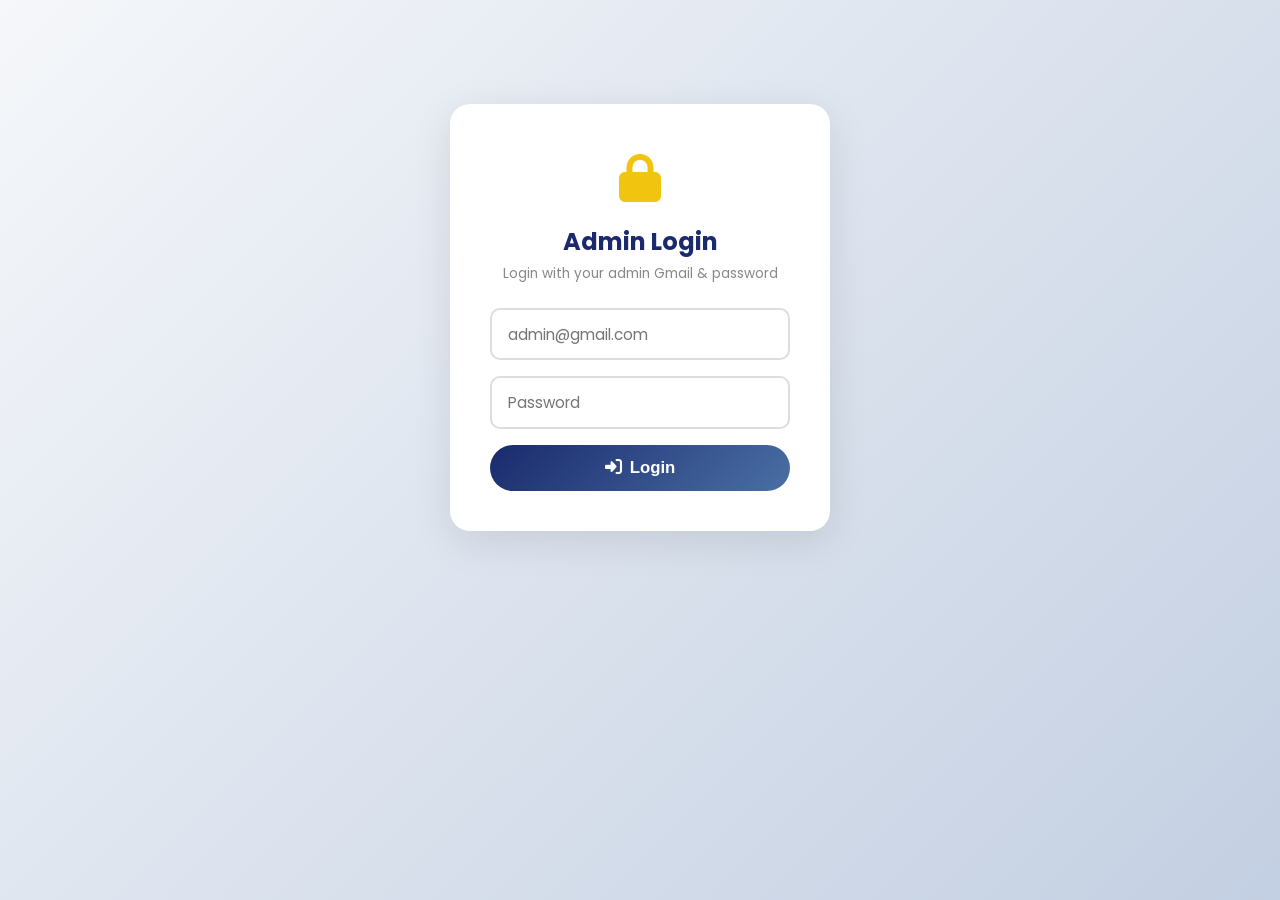
<file: admin/index.html>
<!DOCTYPE html>
<html lang="en">
<head>  
<meta charset="UTF-8">
<meta name="viewport" content="width=device-width, initial-scale=1.0">
<title>Admin — MCR Notebook+</title>
<link rel="preconnect" href="https://fonts.googleapis.com">
<link rel="preconnect" href="https://fonts.gstatic.com" crossorigin>
<link href="https://fonts.googleapis.com/css2?family=Poppins:wght@300;400;500;600;700&display=swap" rel="stylesheet">
<link rel="stylesheet" href="https://cdnjs.cloudflare.com/ajax/libs/font-awesome/6.5.0/css/all.min.css">
<style>
* { margin:0; padding:0; box-sizing:border-box; }
body { font-family:'Poppins',sans-serif; background:linear-gradient(135deg,#f5f7fa,#c3cfe2); min-height:100vh; padding:2rem; }
.admin-container { max-width:1100px; margin:0 auto; background:#fff; border-radius:20px; box-shadow:0 10px 40px rgba(0,0,0,0.1); padding:2rem; }
h1 { color:#1a2a6c; font-size:1.8rem; display:flex; align-items:center; gap:0.7rem; margin-bottom:0.3rem; }
h1 i { color:#f1c40f; }
.admin-info { color:#888; font-size:0.85rem; margin-bottom:1.5rem; }
.stats { display:flex; gap:1.5rem; margin-bottom:2rem; flex-wrap:wrap; }
.stat-card { background:#f8f9fb; padding:1rem 1.5rem; border-radius:12px; border-left:4px solid #1a2a6c; flex:1; min-width:120px; }
.stat-card .num { font-size:2rem; font-weight:700; color:#1a2a6c; }
.stat-card .label { font-size:0.85rem; color:#888; }
.upload-form { background:#fafcff; border:2px dashed #b0c4de; border-radius:16px; padding:2rem; text-align:center; margin-bottom:2rem; transition:all 0.3s; }
.upload-form:hover { border-color:#1a2a6c; background:#eef4ff; }
.upload-form i { font-size:3rem; color:#4a6fa5; margin-bottom:0.5rem; }
.upload-form h3 { color:#1a2a6c; margin-bottom:0.3rem; }
.upload-form p { color:#888; font-size:0.85rem; margin-bottom:1rem; }
.upload-area { border:2px dashed #b0c4de; border-radius:16px; padding:2rem; cursor:pointer; transition:all 0.3s; background:#f5f8ff; margin-bottom:1rem; }
.upload-area:hover { border-color:#1a2a6c; background:#eef4ff; }
.upload-area i { font-size:2.8rem; color:#4a6fa5; display:block; margin-bottom:0.5rem; }
.form-row { display:flex; gap:0.8rem; justify-content:center; flex-wrap:wrap; margin-bottom:1rem; }
.form-row input, .form-row select { padding:0.6rem 1rem; border:2px solid #ddd; border-radius:8px; font-size:0.95rem; font-family:inherit; min-width:180px; }
.form-row input:focus, .form-row select:focus { border-color:#4a6fa5; outline:none; }
.btn { background:linear-gradient(135deg,#1a2a6c,#4a6fa5); color:#fff; border:none; padding:0.8rem 2.5rem; border-radius:30px; font-size:1.05rem; font-weight:600; cursor:pointer; transition:all 0.2s; display:inline-flex; align-items:center; gap:0.5rem; }
.btn:hover { transform:translateY(-2px); box-shadow:0 6px 20px rgba(26,42,108,0.3); }
.btn:disabled { opacity:0.5; cursor:not-allowed; }
.filter-tabs { display:flex; flex-wrap:wrap; gap:0.5rem; margin-bottom:1rem; }
.filter-tab { padding:0.4rem 1.2rem; border-radius:20px; border:2px solid #d0d8e8; background:#fff; color:#4a6fa5; font-size:0.85rem; font-weight:500; cursor:pointer; transition:all 0.2s; }
.filter-tab:hover { border-color:#4a6fa5; background:#eef4ff; }
.filter-tab.active { background:#1a2a6c; color:#fff; border-color:#1a2a6c; }
.notes-list { display:grid; grid-template-columns:repeat(auto-fill,minmax(200px,1fr)); gap:1.2rem; }
.note-item { background:#fff; border-radius:12px; overflow:hidden; box-shadow:0 4px 12px rgba(0,0,0,0.06); border:1px solid #eaeef5; position:relative; }
.note-item img { width:100%; height:160px; object-fit:cover; display:block; }
.note-item .pdf-icon { height:160px; display:flex; align-items:center; justify-content:center; background:#f0f2f5; color:#c0392b; font-size:3rem; }
.note-item .info { padding:0.7rem; }
.note-item .info h4 { font-size:0.85rem; color:#1a2a6c; font-weight:600; white-space:nowrap; overflow:hidden; text-overflow:ellipsis; }
.note-item .info .badge-row { display:flex; gap:0.3rem; flex-wrap:wrap; margin-top:0.2rem; }
.note-item .info .badge { font-size:0.65rem; padding:0.15rem 0.5rem; border-radius:10px; background:#eef4ff; color:#1a2a6c; font-weight:500; }
.note-item .info .badge-sem { background:#fef3e2; color:#b8860b; }
.note-item .info p { font-size:0.75rem; color:#888; margin-top:0.2rem; }
.note-item .delete-btn { position:absolute; top:6px; right:6px; background:rgba(200,40,40,0.85); color:#fff; border:none; width:28px; height:28px; border-radius:50%; cursor:pointer; font-size:0.8rem; opacity:0; transition:opacity 0.2s; }
.note-item:hover .delete-btn { opacity:1; }
.empty-state { grid-column:1/-1; text-align:center; padding:3rem; color:#aaa; }
.empty-state i { font-size:3rem; display:block; margin-bottom:0.5rem; }
.toast { position:fixed; top:20px; right:20px; padding:0.8rem 1.5rem; border-radius:10px; font-size:0.9rem; box-shadow:0 6px 20px rgba(0,0,0,0.15); opacity:0; transform:translateY(-20px); transition:all 0.3s; z-index:999; color:#fff; }
.toast.show { opacity:1; transform:translateY(0); }
.toast.error { background:#c0392b; }
.toast.success { background:#27ae60; }
.login-box { max-width:380px; margin:8vh auto; background:#fff; padding:2.5rem; border-radius:20px; box-shadow:0 10px 40px rgba(0,0,0,0.1); text-align:center; }
.login-box .logo { font-size:3rem; color:#f1c40f; margin-bottom:0.5rem; }
.login-box h2 { color:#1a2a6c; margin-bottom:0.3rem; }
.login-box p { color:#888; font-size:0.85rem; margin-bottom:1.5rem; }
.login-box input { width:100%; padding:0.8rem 1rem; border:2px solid #ddd; border-radius:10px; font-size:0.95rem; font-family:inherit; margin-bottom:1rem; }
.login-box input:focus { border-color:#4a6fa5; outline:none; }
</style>
</head>
<body>

<div class="admin-container" id="adminApp" style="display:none;">
<h1><i class="fas fa-pen-fancy"></i> Admin Panel — Upload Notes</h1>
<p class="admin-info">Logged in as <strong id="adminEmail"></strong> &nbsp;·&nbsp; <a href="#" id="logoutLink" style="color:#c0392b;">Logout</a> &nbsp;·&nbsp; <a href="/" style="color:#4a6fa5;">← Back to App</a></p>

<div class="stats">
<div class="stat-card"><div class="num" id="totalNotes">0</div><div class="label">Total Notes</div></div>
<div class="stat-card"><div class="num" id="totalCourses">0</div><div class="label">Courses</div></div>
<div class="stat-card"><div class="num" id="totalSemesters">0</div><div class="label">Semesters</div></div>
</div>

<div class="upload-form">
<i class="fas fa-cloud-upload-alt"></i>
<h3>Upload Handwritten Notes</h3>
<p>Select images (JPG, PNG, WEBP) or PDF files</p>
<div class="upload-area" id="uploadArea">
<i class="fas fa-plus-circle"></i>
<p><strong>Click here</strong> or drag &amp; drop files</p>
<input type="file" id="fileInput" accept="image/*,application/pdf" multiple style="display:none">
</div>
<div class="form-row">
<input type="text" id="noteTitle" placeholder="Optional: Title for all notes">
<select id="noteCategory">
<option value="Uncategorized">Subject Category</option>
<option value="Programming">Programming</option>
<option value="Mathematics">Mathematics</option>
<option value="Physics">Physics</option>
<option value="Chemistry">Chemistry</option>
<option value="Biology">Biology</option>
<option value="English">English</option>
<option value="Other">Other</option>
</select>
</div>
<div class="form-row">
<select id="noteCourse">
<option value="">— Select Course —</option>
<option value="Common">⭐ Common (All Departments)</option>
<option value="BCA">BCA</option>
<option value="BSc.AI&ML">BSc AI & ML</option>
<option value="BCS">BCS</option>
<option value="IT">IT</option>
<option value="PYQ">PYQ</option>
</select>
<select id="noteSemester">
<option value="">— Select Semester —</option>
<option value="1">Semester 1</option>
<option value="2">Semester 2</option>
<option value="3">Semester 3</option>
<option value="4">Semester 4</option>
<option value="5">Semester 5</option>
<option value="6">Semester 6</option>
<option value="7">Semester 7</option>
<option value="8">Semester 8</option>
</select>
</div>
<button class="btn" id="uploadBtn"><i class="fas fa-upload"></i> Add Notes</button>
</div>

<h2 style="font-size:1.2rem;color:#1a2a6c;margin-bottom:0.8rem;"><i class="fas fa-list"></i> Uploaded Notes</h2>
<div class="filter-tabs" id="courseFilterTabs">
<button class="filter-tab active" data-course="All">All</button>
<button class="filter-tab" data-course="Common">⭐ Common</button>
<button class="filter-tab" data-course="BCA">BCA</button>
<button class="filter-tab" data-course="BSc.AI&ML">BSc AI&ML</button>
<button class="filter-tab" data-course="BCS">BCS</button>
<button class="filter-tab" data-course="IT">IT</button>
<button class="filter-tab" data-course="PYQ">PYQ</button>
</div>
<div class="semester-filter" style="display:flex;align-items:center;gap:0.5rem;margin-bottom:1rem;">
<label style="font-size:0.85rem;color:#555;font-weight:500;">Semester:</label>
<select id="semesterFilterSelect" style="padding:0.4rem 0.8rem;border:2px solid #ddd;border-radius:8px;font-size:0.85rem;font-family:inherit;">
<option value="All">All Semesters</option>
<option value="1">Semester 1</option><option value="2">Semester 2</option><option value="3">Semester 3</option>
<option value="4">Semester 4</option><option value="5">Semester 5</option><option value="6">Semester 6</option>
<option value="7">Semester 7</option><option value="8">Semester 8</option>
</select>
</div>
<div class="notes-list" id="notesList"></div>
<div class="toast" id="toast"></div>
</div>

<!-- Login Box -->
<div class="login-box" id="loginBox">
<div class="logo"><i class="fas fa-lock"></i></div>
<h2>Admin Login</h2>
<p>Login with your admin Gmail &amp; password</p>
<input type="email" id="loginEmail" placeholder="admin@gmail.com">
<input type="password" id="loginPassword" placeholder="Password">
<button class="btn" id="loginBtn" style="width:100%;justify-content:center;"><i class="fas fa-sign-in-alt"></i> Login</button>
</div>

<script>
(function() {
    var token = localStorage.getItem('notes_admin_token') || new URLSearchParams(location.search).get('token') || '';
    var isAdmin = false;

    function showToast(msg, type) {
        var t = document.getElementById('toast');
        if (!t) { alert(msg); return; }
        t.textContent = msg;
        t.className = 'toast ' + (type || '') + ' show';
        setTimeout(function() { t.classList.remove('show'); }, 3000);
    }

    function apiFetch(url, options) {
        options = options || {};
        options.headers = Object.assign({}, options.headers || {});
        if (token) options.headers['Authorization'] = 'Bearer ' + token;
        if (options.body && typeof options.body !== 'string') {
            options.headers['Content-Type'] = 'application/json';
            options.body = JSON.stringify(options.body);
        }
        return fetch(url, options).then(function(res) {
            return res.json().catch(function() { return {}; }).then(function(data) {
                if (!res.ok) throw new Error(data.error || 'Request failed');
                return data;
            });
        });
    }

    // ===== Auth check =====
    function checkAuth() {
        if (!token) { showLogin(); return; }
        apiFetch('/api/auth/me').then(function(data) {
            if (!data.user.is_admin) {
                showToast('This account is not an admin.', 'error');
                showLogin();
                return;
            }
            isAdmin = true;
            document.getElementById('adminEmail').textContent = data.user.email;
            document.getElementById('loginBox').style.display = 'none';
            document.getElementById('adminApp').style.display = 'block';
            localStorage.setItem('notes_admin_token', token);
            loadNotes();
            loadStats();
        }).catch(function() {
            showLogin();
        });
    }

    function showLogin() {
        token = '';
        localStorage.removeItem('notes_admin_token');
        document.getElementById('loginBox').style.display = 'block';
        document.getElementById('adminApp').style.display = 'none';
    }

    // ===== Login =====
    document.getElementById('loginBtn').addEventListener('click', function() {
        var email = document.getElementById('loginEmail').value.trim();
        var password = document.getElementById('loginPassword').value;
        if (!email || !password) { showToast('Enter email and password', 'error'); return; }
        var btn = this;
        btn.disabled = true;
        apiFetch('/api/auth/login', { method: 'POST', body: { email: email, password: password } }).then(function(data) {
            if (!data.user.is_admin) {
                showToast('This account is not an admin.', 'error');
                btn.disabled = false;
                return;
            }
            token = data.token;
            isAdmin = true;
            localStorage.setItem('notes_admin_token', token);
            checkAuth();
        }).catch(function(e) {
            showToast(e.message, 'error');
            btn.disabled = false;
        });
    });

    // ===== Logout =====
    document.getElementById('logoutLink').addEventListener('click', function(e) {
        e.preventDefault();
        apiFetch('/api/auth/logout', { method: 'POST' }).catch(function() {});
        token = '';
        localStorage.removeItem('notes_admin_token');
        showLogin();
    });

    // ===== Data =====
    var currentCourseFilter = 'All';
    var currentSemesterFilter = 'All';

    function loadNotes() {
        var qs = '?course=' + encodeURIComponent(currentCourseFilter) + '&semester=' + encodeURIComponent(currentSemesterFilter);
        apiFetch('/api/notes' + qs).then(function(notes) {
            renderNotes(notes);
        }).catch(function(e) {
            showToast(e.message, 'error');
        });
    }

    function loadStats() {
        apiFetch('/api/filters').then(function(f) {
            var courses = f.courses || [];
            var sems = f.semesters || [];
            document.getElementById('totalCourses').textContent = courses.length;
            document.getElementById('totalSemesters').textContent = sems.length;
        }).catch(function() {});
        apiFetch('/api/notes').then(function(notes) {
            document.getElementById('totalNotes').textContent = notes.length;
        }).catch(function() {});
    }

    function renderNotes(notes) {
        var list = document.getElementById('notesList');
        list.innerHTML = '';
        if (!notes || notes.length === 0) {
            list.innerHTML = '<div class="empty-state"><i class="fas fa-inbox"></i><p>No notes found.</p></div>';
            return;
        }
        for (var i = notes.length - 1; i >= 0; i--) {
            var note = notes[i];
            var item = document.createElement('div');
            item.className = 'note-item';
            var isImage = /\.(jpg|jpeg|png|gif|webp)$/i.test(note.url);
            var html = '';
            if (isImage) {
                html += '<img src="' + note.url + '" alt="' + note.title + '" loading="lazy">';
            } else {
                html += '<div class="pdf-icon"><i class="fas fa-file-pdf"></i></div>';
            }
            html += '<button class="delete-btn" data-id="' + note.id + '" title="Delete"><i class="fas fa-times"></i></button>';
            html += '<div class="info"><h4>' + note.title + '</h4><div class="badge-row"><span class="badge">' + (note.course || 'All') + '</span>';
            if (note.semester) html += '<span class="badge badge-sem">Sem ' + note.semester + '</span>';
            html += '</div><p>' + (note.category || 'Uncategorized') + ' &bull; ' + (note.date ? new Date(note.date).toLocaleDateString() : '') + '</p></div>';
            item.innerHTML = html;

            (function(nid) {
                item.querySelector('.delete-btn').addEventListener('click', function(e) {
                    e.stopPropagation();
                    if (!confirm('Delete this note?')) return;
                    apiFetch('/api/notes/' + nid, { method: 'DELETE' }).then(function() {
                        showToast('Note deleted', 'success');
                        loadNotes();
                        loadStats();
                    }).catch(function(err) { showToast(err.message, 'error'); });
                });
            })(note.id);

            list.appendChild(item);
        }
    }

    // ===== Filters =====
    var tabs = document.querySelectorAll('.filter-tab');
    for (var i = 0; i < tabs.length; i++) {
        (function(tab) {
            tab.addEventListener('click', function() {
                for (var j = 0; j < tabs.length; j++) tabs[j].classList.remove('active');
                tab.classList.add('active');
                currentCourseFilter = tab.dataset.course;
                loadNotes();
            });
        })(tabs[i]);
    }
    document.getElementById('semesterFilterSelect').addEventListener('change', function() {
        currentSemesterFilter = this.value;
        loadNotes();
    });

    // ===== Upload =====
    var selectedFiles = [];
    document.getElementById('uploadArea').addEventListener('click', function() {
        document.getElementById('fileInput').click();
    });
    document.getElementById('fileInput').addEventListener('change', function() {
        selectedFiles = Array.from(this.files);
        if (selectedFiles.length) showToast(selectedFiles.length + ' file(s) selected', 'success');
    });
    var uploadArea = document.getElementById('uploadArea');
    uploadArea.addEventListener('dragover', function(e) { e.preventDefault(); this.style.borderColor = '#1a2a6c'; this.style.background = '#eef4ff'; });
    uploadArea.addEventListener('dragleave', function(e) { e.preventDefault(); this.style.borderColor = '#b0c4de'; this.style.background = '#f5f8ff'; });
    uploadArea.addEventListener('drop', function(e) {
        e.preventDefault();
        this.style.borderColor = '#b0c4de';
        this.style.background = '#f5f8ff';
        selectedFiles = Array.from(e.dataTransfer.files).filter(function(f) {
            return f.type.startsWith('image/') || f.type === 'application/pdf';
        });
        if (selectedFiles.length) showToast(selectedFiles.length + ' file(s) selected', 'success');
    });

    document.getElementById('uploadBtn').addEventListener('click', function() {
        var course = document.getElementById('noteCourse').value;
        var semester = document.getElementById('noteSemester').value;
        if (!course) { showToast('Please select a course', 'error'); return; }
        if (!semester) { showToast('Please select a semester', 'error'); return; }
        if (!selectedFiles.length) { showToast('Please select files first', 'error'); return; }

        var fd = new FormData();
        for (var i = 0; i < selectedFiles.length; i++) fd.append('notes', selectedFiles[i]);
        fd.append('title', document.getElementById('noteTitle').value || selectedFiles[0].name.replace(/\.[^.]+$/, ''));
        fd.append('category', document.getElementById('noteCategory').value);
        fd.append('course', course);
        fd.append('semester', semester);

        var btn = this;
        btn.disabled = true;
        fetch('/api/upload', { method: 'POST', headers: { 'Authorization': 'Bearer ' + token }, body: fd })
        .then(function(res) { return res.json().then(function(d) { if (!res.ok) throw new Error(d.error || 'Upload failed'); return d; }); })
        .then(function(d) {
            showToast(d.notes.length + ' note(s) added successfully!', 'success');
            document.getElementById('noteTitle').value = '';
            document.getElementById('fileInput').value = '';
            selectedFiles = [];
            loadNotes();
            loadStats();
        })
        .catch(function(e) { showToast(e.message, 'error'); })
        .finally(function() { btn.disabled = false; });
    });

    // ===== Init =====
    checkAuth();
})();
</script>
</body>
</html>
</file>
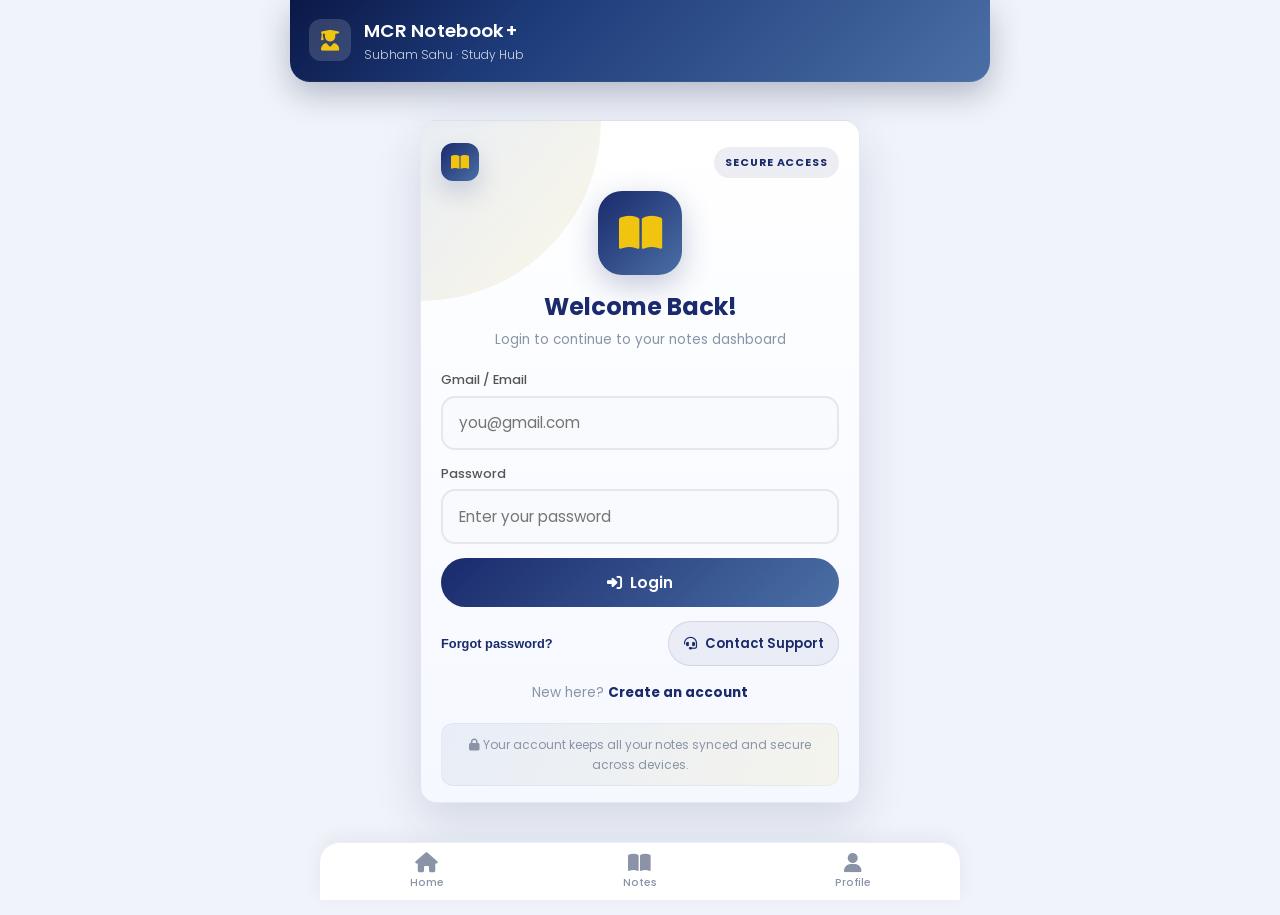
<file: intro.html>
<!DOCTYPE html>
<html lang="en">
<head>
    <meta charset="UTF-8">
    <meta name="viewport" content="width=device-width, initial-scale=1.0, viewport-fit=cover">
    <meta name="theme-color" content="#1a2a6c">
    <meta name="apple-mobile-web-app-capable" content="yes">
    <meta name="apple-mobile-web-app-status-bar-style" content="black-translucent">
<meta name="apple-mobile-web-app-title" content="MCR Notebook+">
    <meta name="description" content="MCR Notebook+ — handwritten study notes by Subham Sahu — BCA, BSc AI&ML, BCS, IT.">
<link rel="manifest" href="/manifest.json">
    <link rel="icon" type="image/png" href="/public/icons/icon-192.png">
    <link rel="apple-touch-icon" href="/public/icons/icon-192.png">
<title>MCR Notebook+ — Subham Sahu</title>
    <link rel="preconnect" href="https://fonts.googleapis.com">
    <link rel="preconnect" href="https://fonts.gstatic.com" crossorigin>
    <link href="https://fonts.googleapis.com/css2?family=Poppins:wght@300;400;500;600;700&display=swap" rel="stylesheet">
    <link rel="stylesheet" href="https://cdnjs.cloudflare.com/ajax/libs/font-awesome/6.5.0/css/all.min.css">
<link rel="stylesheet" href="/public/app.css">
</head>
<body>

    <!-- ===== Header ===== -->
    <header class="app-header">
        <div class="top-row">
            <div class="logo"><i class="fas fa-user-graduate"></i></div>
            <div>
<h1>MCR Notebook+</h1>
                <div class="subtitle">Subham Sahu · Study Hub</div>
            </div>
            <div class="header-actions" id="headerActions" style="display:none;">
                <button class="icon-btn" id="themeToggle" title="Toggle theme" aria-label="Toggle theme"><i class="fas fa-moon"></i></button>
                <button class="btn btn-sm btn-outline" id="logoutBtn" style="border-color:rgba(255,255,255,0.4);color:#fff;background:rgba(255,255,255,0.1);"><i class="fas fa-sign-out-alt"></i> Logout</button>
            </div>
        </div>
    </header>

    <!-- ===== LOGIN SCREEN ===== -->
    <section class="screen active" id="loginScreen">
        <div class="auth-wrap">
            <div class="card auth-card" id="loginCard">
                <div class="auth-topbar">
                    <div class="brand-badge"><i class="fas fa-book-open"></i></div>
                    <span class="badge-pill">Secure Access</span>
                </div>
                <div class="auth-logo"><i class="fas fa-book-open"></i></div>
                <h2>Welcome Back!</h2>
                <p>Login to continue to your notes dashboard</p>
                <div class="auth-message" id="authMessage" style="display:none;"></div>
                <div class="input-group">
                    <label>Gmail / Email</label>
                    <input type="email" id="loginEmail" placeholder="you@gmail.com" autocomplete="email">
                </div>
                <div class="input-group">
                    <label>Password</label>
                    <input type="password" id="loginPassword" placeholder="Enter your password" autocomplete="current-password">
                </div>
                <button class="btn btn-block" id="loginBtn"><i class="fas fa-sign-in-alt"></i> Login</button>
                <div class="auth-links-row">
                    <button class="text-link" id="forgotPasswordBtn" type="button">Forgot password?</button>
                    <a href="mailto:myselfsubhamkumar@gmail.com?subject=MCR%20Notebook%20Support%20Request" class="support-link">
                        <i class="fas fa-headset"></i> Contact Support
                    </a>
                </div>
                <p class="auth-switch">New here? <a id="showRegister">Create an account</a></p>
                <div class="auth-note"><i class="fas fa-lock"></i> Your account keeps all your notes synced and secure across devices.</div>
            </div>

            <div class="card auth-card" id="registerCard" style="display:none;">
                <div class="auth-topbar">
                    <div class="brand-badge brand-badge-alt"><i class="fas fa-user-plus"></i></div>
                    <span class="badge-pill badge-pill-alt">Create Account</span>
                </div>
                <div class="auth-logo"><i class="fas fa-user-plus"></i></div>
                <h2>Create Account</h2>
                <p>Sign up with your Gmail</p>
                <div class="auth-message" id="registerMessage" style="display:none;"></div>
                <div class="input-group">
                    <label>Full Name</label>
                    <input type="text" id="regName" placeholder="e.g. Rahul Kumar" autocomplete="name">
                </div>
                <div class="input-group">
                    <label>Gmail / Email</label>
                    <input type="email" id="regEmail" placeholder="you@gmail.com" autocomplete="email">
                </div>
                <div class="input-group">
                    <label>Create Password (min 6 characters)</label>
                    <input type="password" id="regPassword" placeholder="Choose a password" autocomplete="new-password">
                </div>
                <button class="btn btn-block" id="registerBtn"><i class="fas fa-user-check"></i> Create Account</button>
                <div class="support-inline">
                    <a href="mailto:myselfsubhamkumar@gmail.com?subject=MCR%20Notebook%20Support%20Request" class="support-link">
                        <i class="fas fa-headset"></i> Contact Support
                    </a>
                </div>
                <p class="auth-switch">Already have an account? <a id="showLogin">Login</a></p>
            </div>
        </div>
    </section>

    <!-- ===== HOME SCREEN ===== -->
    <section class="screen" id="homeScreen">
        <div class="home-hero">
            <div class="hero-top-row">
                <div class="hero-icon"><i class="fas fa-user-graduate"></i></div>
                <span class="hero-badge">Study App</span>
            </div>
            <h2 id="homeHeroGreet">Welcome!</h2>
            <p id="homeHeroSub">Browse handwritten notes by course &amp; semester.</p>
            <div class="hero-tags">
                <span><i class="fas fa-check-circle"></i> Organized</span>
                <span><i class="fas fa-bolt"></i> Fast</span>
                <span><i class="fas fa-shield-alt"></i> Secure</span>
            </div>
        </div>

        <div class="stats-row">
            <div class="stat-box"><div class="num" id="statTotalNotes">0</div><div class="label">Notes</div></div>
            <div class="stat-box"><div class="num" id="statCourses">0</div><div class="label">Courses</div></div>
            <div class="stat-box"><div class="num" id="statSemesters">0</div><div class="label">Semesters</div></div>
        </div>

        <div class="quick-link" id="quickBrowse">
            <div class="ql-icon"><i class="fas fa-book-open"></i></div>
            <div><h4>Browse Notes</h4><p>Explore by course &amp; semester</p></div>
        </div>

        <div class="quick-link" id="quickAdmin" style="display:none;">
            <div class="ql-icon gold"><i class="fas fa-crown"></i></div>
            <div><h4>Admin Panel</h4><p>Upload &amp; manage notes</p></div>
        </div>

        <div class="card support-card">
            <div class="screen-title" style="font-size:1.05rem;margin-bottom:0.5rem;"><i class="fas fa-headset"></i> Need Help?</div>
            <p style="font-size:0.85rem;color:#555;">If you face login or access issues, contact support and we’ll help you quickly.</p>
            <a href="mailto:myselfsubhamkumar@gmail.com?subject=MCR%20Notebook%20Support%20Request" class="support-button">
                <i class="fas fa-envelope"></i> Contact Support
            </a>
        </div>

        <div class="card" style="margin-top:1rem;">
            <div class="screen-title" style="font-size:1.05rem;margin-bottom:0.5rem;"><i class="fas fa-heart"></i> Made with love</div>
            <p style="font-size:0.85rem;color:#555;">Handwritten notes curated by <strong>Subham Sahu</strong> — BCA, BSc AI&amp;ML, BCS &amp; IT. Keep supporting!</p>
        </div>
    </section>

    <!-- ===== NOTES SCREEN ===== -->
    <section class="screen" id="notesScreen">
        <div class="screen-title"><i class="fas fa-pen-fancy"></i> My Notes</div>
        <p style="font-size:0.85rem;color:#777;margin-bottom:0.8rem;">Tap any note to view it full screen.</p>

        <div class="course-tabs" id="courseTabs"></div>

        <div class="filter-row">
            <label><i class="fas fa-layer-group"></i> Semester:</label>
            <select id="semesterFilter"><option value="All">All Semesters</option></select>
        </div>

        <div class="notes-grid" id="notesGrid">
            <div class="loader"><i class="fas fa-spinner fa-spin"></i><p>Loading notes...</p></div>
        </div>
    </section>

    <!-- ===== UPLOAD SCREEN (Admin only) ===== -->
    <section class="screen" id="uploadScreen">
        <div class="screen-title"><i class="fas fa-cloud-upload-alt"></i> Add Notes</div>
        <p style="font-size:0.85rem;color:#777;margin-bottom:0.8rem;"><i class="fas fa-lock" style="color:#e67e22;"></i> Admin only — this section is visible only when you log in with your admin Gmail.</p>

        <div class="card upload-card">
            <h3 style="color:var(--navy);margin-bottom:0.3rem;font-size:1.05rem;"><i class="fas fa-pen-fancy"></i> Upload Handwritten Notes</h3>
            <p style="font-size:0.8rem;color:var(--muted);margin-bottom:1rem;">Select images (JPG, PNG, WEBP) or PDF files.<br>⭐ <strong>Common (All Departments)</strong> shows your note for every course at once.</p>

            <div class="upload-area" id="uploadArea">
                <i class="fas fa-cloud-upload-alt"></i>
                <p><strong>Tap here</strong> or drag &amp; drop files</p>
                <input type="file" id="fileInput" accept="image/*,application/pdf" multiple style="display:none">
            </div>

            <div id="fileList" class="file-list" style="display:none;"></div>

            <div class="input-group">
                <label>Title (optional)</label>
                <input type="text" id="noteTitle" placeholder="e.g. Unit 1 — C Programming">
            </div>

            <div class="input-group">
                <label>Subject Category</label>
                <select id="noteCategory">
                    <option value="Uncategorized">Subject Category</option>
                    <option value="Programming">Programming</option>
                    <option value="Mathematics">Mathematics</option>
                    <option value="Physics">Physics</option>
                    <option value="Chemistry">Chemistry</option>
                    <option value="Biology">Biology</option>
                    <option value="English">English</option>
                    <option value="Other">Other</option>
                </select>
            </div>

            <div class="input-group">
                <label>Course</label>
                <select id="noteCourse">
                    <option value="">— Select Course —</option>
                    <option value="Common">⭐ Common (All Departments)</option>
                    <option value="BCA">BCA</option>
                    <option value="BSc.AI&ML">BSc AI & ML</option>
                    <option value="BCS">BCS</option>
                    <option value="IT">IT</option>
                    <option value="PYQ">PYQ</option>
                </select>
            </div>

            <div class="input-group">
                <label>Semester</label>
                <select id="noteSemester">
                    <option value="">— Select Semester —</option>
                    <option value="1">Semester 1</option>
                    <option value="2">Semester 2</option>
                    <option value="3">Semester 3</option>
                    <option value="4">Semester 4</option>
                    <option value="5">Semester 5</option>
                    <option value="6">Semester 6</option>
                    <option value="7">Semester 7</option>
                    <option value="8">Semester 8</option>
                </select>
            </div>

            <button class="btn btn-block btn-gold" id="uploadBtn"><i class="fas fa-upload"></i> Add Notes</button>
        </div>
    </section>

    <!-- ===== PROFILE SCREEN ===== -->
    <section class="screen" id="profileScreen">
        <div class="profile-header">
            <div class="avatar" id="profileAvatar">?</div>
            <h2 id="profileName">—</h2>
            <p id="profileEmail">—</p>
            <div class="admin-badge" id="adminBadge" style="display:none;"><i class="fas fa-crown"></i> Admin</div>
        </div>

        <div class="menu-list">
            <div class="menu-item" id="menuAdmin" style="display:none;">
                <i class="fas fa-crown"></i><span>Admin Panel</span><i class="fas fa-chevron-right"></i>
            </div>
            <div class="menu-item" id="menuSupport">
                <i class="fas fa-headset"></i><span>Contact Support</span><i class="fas fa-chevron-right"></i>
            </div>
            <div class="menu-item logout" id="menuLogout">
                <i class="fas fa-sign-out-alt"></i><span>Logout</span><i class="fas fa-chevron-right"></i>
            </div>
        </div>

        <div class="card" style="margin-top:1.2rem;">
            <p style="font-size:0.78rem;color:#888;text-align:center;">
                <i class="fas fa-heart" style="color:#e74c3c;"></i> Built with dedication by Subham Sahu &copy; 2025
            </p>
        </div>
    </section>

    <!-- ===== Bottom Navigation ===== -->
    <nav class="bottom-nav">
        <div class="nav-item active" id="nav-home"><i class="fas fa-home"></i>Home</div>
        <div class="nav-item" id="nav-notes"><i class="fas fa-book-open"></i>Notes</div>
        <div class="nav-item" id="nav-upload" style="display:none;"><i class="fas fa-plus-circle"></i>Add</div>
        <div class="nav-item" id="nav-profile"><i class="fas fa-user"></i>Profile</div>
    </nav>

    <!-- ===== Toast ===== -->
    <div class="toast" id="toast"></div>

    <!-- ===== Modal ===== -->
    <div class="modal-overlay" id="modalOverlay">
        <button class="modal-close" id="modalClose"><i class="fas fa-times"></i></button>
        <div id="modalContent" style="width:100%;display:flex;justify-content:center;"></div>
        <div class="modal-title" id="modalTitle"></div>
    </div>

<script src="/public/app.js"></script>
</body>
</html>
</file>
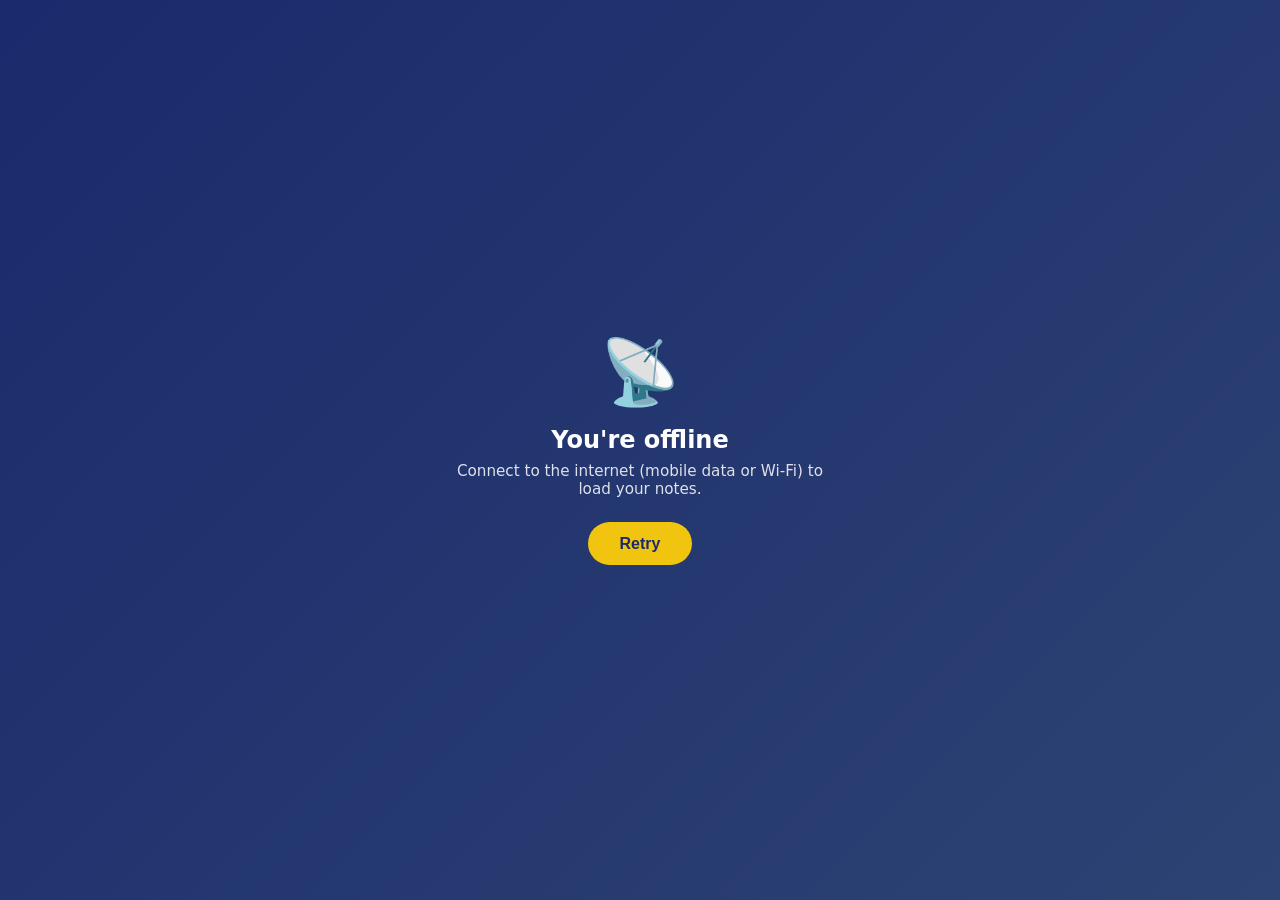
<file: public/offline.html>
<!DOCTYPE html>
<html lang="en">
<head>
<meta charset="UTF-8">
<meta name="viewport" content="width=device-width, initial-scale=1.0">
<title>Offline — MCR Notebook+</title>
<style>
    * { margin: 0; padding: 0; box-sizing: border-box; }
    body { font-family: 'Segoe UI', system-ui, sans-serif; background: linear-gradient(135deg, #1a2a6c, #2d4373); min-height: 100vh; display: flex; align-items: center; justify-content: center; color: #fff; padding: 1rem; text-align: center; }
    .box { max-width: 400px; }
    .icon { font-size: 4rem; margin-bottom: 1rem; color: #f1c40f; }
    h1 { font-size: 1.5rem; margin-bottom: 0.5rem; }
    p { opacity: 0.85; font-size: 0.95rem; margin-bottom: 1.5rem; }
    button { background: #f1c40f; color: #1a2a6c; border: none; padding: 0.8rem 2rem; border-radius: 30px; font-weight: 600; font-size: 1rem; cursor: pointer; }
</style>
</head>
<body>
<div class="box">
    <div class="icon">📡</div>
    <h1>You're offline</h1>
    <p>Connect to the internet (mobile data or Wi-Fi) to load your notes.</p>
    <button onclick="location.reload()">Retry</button>
</div>
</body>
</html>
</file>
<file: public/app.css>
/* ============================================================
   Notes App — Mobile-first app styles (shared)
   ============================================================ */
* { margin: 0; padding: 0; box-sizing: border-box; -webkit-tap-highlight-color: transparent; }

:root {
    --navy: #1a2a6c;
    --navy-2: #2d4373;
    --blue: #4a6fa5;
    --gold: #f1c40f;
    --orange: #e67e22;
    --bg: #f0f3f9;
    --card: #ffffff;
    --text: #2c3e50;
    --muted: #8a94a6;
    --success: #27ae60;
    --danger: #c0392b;
    --radius: 16px;
    --shadow: 0 6px 24px rgba(26, 42, 108, 0.08);
    --header-gradient: linear-gradient(135deg, #0b1847 0%, #1d3a78 32%, #4a6fa5 100%);
    --app-panel: #ffffff;
    --soft-panel: #f7f9fe;
}

body.dark-theme {
    --navy: #dfe9ff;
    --navy-2: #b6c8ef;
    --blue: #7da9ff;
    --gold: #f9d75c;
    --orange: #ffb86b;
    --bg: #071320;
    --card: #0f1d2b;
    --text: #ebf3ff;
    --muted: #9bb1d1;
    --success: #5ddc9c;
    --danger: #ff8a80;
    --shadow: 0 14px 40px rgba(0,0,0,0.38);
    --header-gradient: linear-gradient(135deg, #020b18 0%, #0d1e31 30%, #173d6b 100%);
    --app-panel: #112135;
    --soft-panel: #102338;
}

html, body {
    font-family: 'Poppins', system-ui, -apple-system, sans-serif;
    background: var(--bg);
    color: var(--text);
    min-height: 100vh;
    line-height: 1.6;
    overscroll-behavior-y: contain;
    transition: background 0.25s ease, color 0.25s ease;
}

/* ===== App header ===== */
.app-header {
    position: sticky;
    top: 0;
    z-index: 50;
    background: var(--header-gradient);
    color: #fff;
    padding: 1rem 1.2rem;
    padding-top: calc(1rem + env(safe-area-inset-top, 0px));
    box-shadow: 0 12px 32px rgba(17, 31, 72, 0.28);
    border-bottom: 1px solid rgba(255,255,255,0.08);
}
.app-header .top-row {
    display: flex;
    align-items: center;
    gap: 0.8rem;
}
.app-header .logo {
    width: 42px; height: 42px;
    background: rgba(255,255,255,0.15);
    border-radius: 12px;
    display: flex; align-items: center; justify-content: center;
    font-size: 1.3rem; color: var(--gold);
}
.app-header h1 {
    font-size: 1.15rem; font-weight: 600; letter-spacing: 0.3px;
}
.app-header .subtitle {
    font-size: 0.75rem; opacity: 0.8; font-weight: 300;
}
.header-actions { margin-left: auto; display: flex; align-items: center; gap: 0.5rem; }

/* ===== Buttons ===== */
.btn {
    display: inline-flex; align-items: center; justify-content: center; gap: 0.5rem;
    background: linear-gradient(135deg, var(--navy), var(--blue));
    color: #fff; border: none; border-radius: 30px;
    padding: 0.8rem 1.8rem; font-size: 0.95rem; font-weight: 600;
    cursor: pointer; font-family: inherit;
    transition: all 0.2s;
}
.btn:active { transform: scale(0.96); }
.btn:disabled { opacity: 0.5; }
.btn-outline {
    background: transparent; border: 2px solid var(--blue); color: var(--blue);
}
.btn-gold { background: linear-gradient(135deg, var(--gold), var(--orange)); color: #fff; }
.btn-block { width: 100%; }
.btn-sm { padding: 0.45rem 1.1rem; font-size: 0.8rem; }
.btn-danger { background: linear-gradient(135deg, #c0392b, #e74c3c); }
.icon-btn {
    width: 36px; height: 36px; border-radius: 50%; display: inline-flex; align-items: center; justify-content: center;
    background: rgba(255,255,255,0.12); border: 1px solid rgba(255,255,255,0.22); color: #fff; cursor: pointer;
}

/* ===== Screens ===== */
.screen { display: none; padding: 1.2rem; padding-bottom: calc(6rem + env(safe-area-inset-bottom, 0px)); animation: screenIn 0.3s ease; }
.screen.active { display: block; }
@keyframes screenIn { from { opacity: 0; transform: translateY(10px); } to { opacity: 1; transform: translateY(0); } }

.screen-title {
    font-size: 1.3rem; font-weight: 600; color: var(--navy);
    display: flex; align-items: center; gap: 0.6rem; margin-bottom: 1rem;
}
.screen-title i { color: var(--gold); }

/* ===== Cards ===== */
.card {
    background: var(--card); border-radius: var(--radius);
    box-shadow: var(--shadow); padding: 1.2rem; margin-bottom: 1rem;
    border: 1px solid rgba(255,255,255,0.6);
}

/* ===== Auth (login / register) ===== */
.auth-wrap {
    max-width: 440px; margin: 0 auto; padding-top: 1.2rem;
}
.auth-card {
    text-align: center; position: relative; overflow: hidden;
    background: linear-gradient(180deg, rgba(255,255,255,0.98), rgba(245,248,255,0.98));
    border: 1px solid rgba(95,120,170,0.16);
    box-shadow: 0 18px 48px rgba(26, 42, 108, 0.14);
    padding: 1.4rem 1.25rem 1rem;
}
body.dark-theme .auth-card {
    background: linear-gradient(180deg, rgba(17,33,53,0.98), rgba(12,24,38,0.98));
    border-color: rgba(125,169,255,0.16);
    box-shadow: 0 18px 48px rgba(2, 8, 16, 0.45);
}
.auth-card::before {
    content: "";
    position: absolute; inset: 0 auto auto 0;
    width: 180px; height: 180px; border-radius: 0 0 100% 0;
    background: linear-gradient(135deg, rgba(74,111,165,0.12), rgba(241,196,15,0.10));
}
.auth-topbar {
    position: relative; z-index: 1; display: flex; align-items: center; justify-content: space-between;
    margin-bottom: 0.6rem;
}
.brand-badge {
    width: 38px; height: 38px; border-radius: 12px; display: flex; align-items: center; justify-content: center;
    background: linear-gradient(135deg, var(--navy), var(--blue)); color: var(--gold); box-shadow: 0 12px 25px rgba(26, 42, 108, 0.18);
}
.brand-badge-alt { background: linear-gradient(135deg, var(--orange), var(--gold)); color: #fff; }
.badge-pill {
    padding: 0.45rem 0.7rem; font-size: 0.68rem; letter-spacing: 0.08em; text-transform: uppercase;
    border-radius: 999px; font-weight: 700; background: rgba(26, 42, 108, 0.08); color: var(--navy);
}
.badge-pill-alt { background: rgba(230,126,34,0.12); color: #a75a00; }
.auth-logo {
    position: relative; z-index: 1; width: 84px; height: 84px; margin: 0 auto 0.8rem;
    background: linear-gradient(135deg, var(--navy), var(--blue));
    border-radius: 24px; color: var(--gold); font-size: 2.4rem;
    display: flex; align-items: center; justify-content: center;
    box-shadow: 0 10px 30px rgba(26, 42, 108, 0.25);
}
.auth-card h2 { position: relative; z-index: 1; color: var(--navy); font-size: 1.5rem; margin-bottom: 0.2rem; }
.auth-card p { position: relative; z-index: 1; color: var(--muted); font-size: 0.85rem; margin-bottom: 1.2rem; }
.input-group { position: relative; z-index: 1; margin-bottom: 0.9rem; text-align: left; }
.input-group label { display: block; font-size: 0.8rem; font-weight: 500; color: #555; margin-bottom: 0.3rem; }
.input-group input {
    width: 100%; padding: 0.85rem 1rem; border: 2px solid #e3e8f0; border-radius: 14px;
    font-size: 0.95rem; font-family: inherit; background: #f8fafd; transition: all 0.2s;
}
.input-group input:focus { border-color: var(--blue); outline: none; background: #fff; box-shadow: 0 0 0 4px rgba(74,111,165,0.10); }
.auth-switch { position: relative; z-index: 1; margin-top: 1rem; font-size: 0.85rem; color: var(--muted); }
.auth-switch a { color: var(--navy); font-weight: 700; cursor: pointer; }
.auth-message {
    position: relative; z-index: 1; display: none; margin-bottom: 0.8rem; padding: 0.8rem 0.9rem; border-radius: 12px;
    font-size: 0.82rem; text-align: left; background: #ffeceb; color: #9e2d22; border: 1px solid rgba(192,57,43,0.18);
}
.auth-message.success { background: #eafaf1; color: #1d7c45; border-color: rgba(39,174,96,0.2); }
.auth-note {
    position: relative; z-index: 1; margin-top: 1rem; font-size: 0.75rem; color: var(--muted);
    background: linear-gradient(135deg, rgba(74,111,165,0.08), rgba(241,196,15,0.08));
    padding: 0.7rem 0.9rem; border-radius: 12px; border: 1px solid rgba(74,111,165,0.08);
}
.support-inline {
    position: relative; z-index: 1; margin-top: 0.9rem; display: flex; justify-content: center;
}
.auth-links-row {
    position: relative; z-index: 1; margin-top: 0.9rem; display: flex; align-items: center; justify-content: space-between; gap: 0.6rem;
    flex-wrap: wrap;
}
.text-link {
    background: transparent; border: none; color: var(--navy); font-size: 0.8rem; font-weight: 600; cursor: pointer; padding: 0;
}
.support-link {
    display: inline-flex; align-items: center; gap: 0.5rem; padding: 0.7rem 0.9rem; border-radius: 999px;
    color: var(--navy); background: rgba(26, 42, 108, 0.06); border: 1px solid rgba(26, 42, 108, 0.12);
    font-size: 0.82rem; font-weight: 600; text-decoration: none; transition: all 0.2s ease;
}
.support-link:hover { background: rgba(26, 42, 108, 0.10); transform: translateY(-1px); }
body.dark-theme .support-link { background: rgba(125,169,255,0.10); border-color: rgba(125,169,255,0.18); color: var(--navy); }
body.dark-theme .text-link { color: var(--navy); }

/* ===== Course tabs ===== */
.course-tabs {
    display: flex; gap: 0.5rem; overflow-x: auto; padding: 0.2rem 0 0.8rem;
    -webkit-overflow-scrolling: touch; scrollbar-width: none;
}
.course-tabs::-webkit-scrollbar { display: none; }
.course-tab {
    flex-shrink: 0; padding: 0.5rem 1.2rem; border-radius: 25px;
    border: 2px solid #d0d8e8; background: #fff; color: var(--blue);
    font-size: 0.82rem; font-weight: 500; cursor: pointer; font-family: inherit;
    transition: all 0.2s; white-space: nowrap;
}
.course-tab.active {
    background: linear-gradient(135deg, var(--navy), var(--blue));
    color: #fff; border-color: var(--navy);
    box-shadow: 0 4px 12px rgba(26, 42, 108, 0.2);
}

/* ===== Filter row ===== */
.filter-row { display: flex; align-items: center; gap: 0.6rem; margin-bottom: 1rem; flex-wrap: wrap; }
.filter-row select {
    padding: 0.5rem 0.9rem; border: 2px solid #d0d8e8; border-radius: 10px;
    font-size: 0.85rem; font-family: inherit; background: #fff; color: #333; cursor: pointer;
}
.filter-row select:focus { border-color: var(--blue); outline: none; }
.filter-row label { font-size: 0.85rem; color: var(--muted); font-weight: 500; }

/* ===== Notes grid ===== */
.notes-grid {
    display: grid; grid-template-columns: repeat(auto-fill, minmax(160px, 1fr));
    gap: 0.9rem; margin-top: 0.5rem;
}
.note-card {
    background: linear-gradient(180deg, #fff, #f9fbff); border-radius: 18px; overflow: hidden;
    box-shadow: 0 16px 30px rgba(17, 31, 72, 0.08); border: 1px solid rgba(74,111,165,0.08);
    cursor: pointer; transition: transform 0.2s, box-shadow 0.2s; position: relative;
}
.note-card:hover { transform: translateY(-2px); box-shadow: 0 18px 36px rgba(17, 31, 72, 0.12); }
.note-card:active { transform: scale(0.97); }
.note-card img { width: 100%; height: 150px; object-fit: cover; display: block; }
.note-card .pdf-icon {
    height: 150px; display: flex; align-items: center; justify-content: center;
    background: linear-gradient(135deg, #f0f2f5, #e3e8f0); color: var(--danger); font-size: 3rem;
}
.note-card .note-info { padding: 0.7rem; }
.note-card .note-info h4 {
    font-size: 0.83rem; color: var(--navy); font-weight: 600;
    white-space: nowrap; overflow: hidden; text-overflow: ellipsis;
}
.note-card .badge-row { display: flex; gap: 0.3rem; flex-wrap: wrap; margin-top: 0.3rem; }
.note-card .badge {
    font-size: 0.62rem; padding: 0.12rem 0.5rem; border-radius: 10px;
    background: #eef4ff; color: var(--navy); font-weight: 500;
}
.note-card .badge-sem { background: #fef3e2; color: #b8860b; }
.note-card .badge-course { background: #e6f7e6; color: #2d7a3a; }
.note-card .badge-common { background: linear-gradient(135deg, #f1c40f, #e67e22); color: #fff; }
.note-card .note-date { font-size: 0.68rem; color: var(--muted); margin-top: 0.25rem; }

.notes-empty { grid-column: 1 / -1; text-align: center; padding: 3rem 1rem; color: var(--muted); }
.notes-empty i { font-size: 3rem; display: block; margin-bottom: 0.5rem; opacity: 0.5; }

/* ===== Home screen ===== */
.home-hero {
    background: linear-gradient(135deg, #0f1d57 0%, #203b78 35%, #4a6fa5 100%);
    color: #fff; border-radius: 24px; padding: 1.6rem 1.4rem 1.3rem; text-align: center; margin-bottom: 1.2rem;
    position: relative; overflow: hidden; box-shadow: 0 18px 44px rgba(20, 34, 78, 0.28);
}
.home-hero::before {
    content: ''; position: absolute; inset: auto -40px -60px auto; width: 180px; height: 180px; border-radius: 50%;
    background: rgba(255,255,255,0.08);
}
.home-hero::after {
    content: ''; position: absolute; top: -32px; left: -30px; width: 120px; height: 120px; border-radius: 50%;
    background: rgba(241,196,15,0.16);
}
.hero-top-row { position: relative; z-index: 1; display: flex; align-items: center; justify-content: space-between; margin-bottom: 0.8rem; }
.hero-icon { width: 52px; height: 52px; border-radius: 16px; display: flex; align-items: center; justify-content: center;
    background: rgba(255,255,255,0.12); color: var(--gold); font-size: 1.6rem; }
.hero-badge {
    padding: 0.38rem 0.7rem; border-radius: 999px; background: rgba(255,255,255,0.12); border: 1px solid rgba(255,255,255,0.18);
    font-size: 0.68rem; letter-spacing: 0.06em; text-transform: uppercase; font-weight: 700;
}
.home-hero h2 { position: relative; z-index: 1; font-size: 1.6rem; font-weight: 700; margin-bottom: 0.3rem; }
.home-hero p { position: relative; z-index: 1; opacity: 0.85; font-size: 0.9rem; }
.hero-tags {
    position: relative; z-index: 1; display: flex; justify-content: center; gap: 0.45rem; flex-wrap: wrap; margin-top: 0.9rem;
}
.hero-tags span {
    display: inline-flex; align-items: center; gap: 0.35rem; padding: 0.38rem 0.7rem; border-radius: 999px; background: rgba(255,255,255,0.08);
    border: 1px solid rgba(255,255,255,0.12); font-size: 0.7rem; color: rgba(255,255,255,0.9);
}

.stats-row { display: grid; grid-template-columns: repeat(3, 1fr); gap: 0.8rem; margin-bottom: 1.2rem; }
.stat-box {
    background: linear-gradient(180deg, #ffffff, #f5f8ff); border-radius: 18px; box-shadow: var(--shadow);
    text-align: center; padding: 1rem 0.5rem; border: 1px solid rgba(74,111,165,0.08);
}
.stat-box .num { font-size: 1.6rem; font-weight: 700; color: var(--navy); }
.stat-box .label { font-size: 0.72rem; color: var(--muted); }

.quick-link {
    display: flex; align-items: center; gap: 0.9rem; padding: 1rem 1.1rem;
    background: linear-gradient(180deg, #ffffff, #f9fbff); border-radius: 16px; box-shadow: var(--shadow);
    margin-bottom: 0.8rem; cursor: pointer; transition: all 0.2s; border: 1px solid rgba(74,111,165,0.08);
}
.quick-link:active { transform: scale(0.98); }
.quick-link .ql-icon {
    width: 46px; height: 46px; border-radius: 12px;
    display: flex; align-items: center; justify-content: center; font-size: 1.3rem;
    background: linear-gradient(135deg, var(--navy), var(--blue)); color: #fff; flex-shrink: 0;
}
.quick-link .ql-icon.gold { background: linear-gradient(135deg, var(--gold), var(--orange)); }
.quick-link h4 { font-size: 0.95rem; color: var(--navy); }
.quick-link p { font-size: 0.75rem; color: var(--muted); }
.support-card { background: linear-gradient(135deg, rgba(255,255,255,0.98), rgba(239,246,255,0.98)); }
.support-button {
    display: inline-flex; align-items: center; justify-content: center; gap: 0.55rem; margin-top: 0.5rem; width: 100%;
    padding: 0.8rem 1rem; border-radius: 14px; background: linear-gradient(135deg, var(--navy), var(--blue));
    color: #fff; text-decoration: none; font-weight: 600; box-shadow: 0 12px 28px rgba(26,42,108,0.15);
}

/* ===== Upload (Admin — Add Notes) ===== */
.upload-card { background: #fff9ef; border: 2px solid #f5d79e; }
.upload-area {
    border: 2px dashed #b0c4de; border-radius: 16px; padding: 1.8rem 1rem;
    text-align: center; cursor: pointer; transition: all 0.25s;
    background: #f5f8ff; margin-bottom: 1rem;
}
.upload-area:hover, .upload-area.dragover { border-color: #1a2a6c; background: #eef4ff; }
.upload-area i { font-size: 2.6rem; color: #4a6fa5; }
.upload-area p { font-size: 0.85rem; color: #666; margin-top: 0.4rem; }
.file-list { margin: 0.2rem 0 0.9rem; }
.file-list .file-item {
    display: flex; align-items: center; gap: 0.5rem;
    background: #fff; border: 1px solid #e3e8f0; border-radius: 10px;
    padding: 0.45rem 0.7rem; margin-bottom: 0.4rem; font-size: 0.8rem;
}
.file-list .file-item i { color: #4a6fa5; }
.file-list .file-item .fname { flex: 1; overflow: hidden; text-overflow: ellipsis; white-space: nowrap; }
.file-list .file-item .remove { color: var(--danger); cursor: pointer; padding: 0 0.3rem; }

.nav-item.highlight { color: var(--navy); }
.nav-item.highlight i { color: var(--gold); transform: translateY(-2px); }

/* ===== Profile ===== */
.profile-header {
    text-align: center; padding: 1.5rem 1rem 1rem;
}
.avatar {
    width: 80px; height: 80px; margin: 0 auto 0.8rem; border-radius: 50%;
    background: linear-gradient(135deg, var(--navy), var(--blue)); color: var(--gold);
    font-size: 2rem; font-weight: 700; display: flex; align-items: center; justify-content: center;
    border: 3px solid #fff; box-shadow: var(--shadow);
}
.profile-header h2 { color: var(--navy); font-size: 1.3rem; }
.profile-header p { color: var(--muted); font-size: 0.85rem; word-break: break-all; }
.admin-badge {
    display: inline-flex; align-items: center; gap: 0.4rem;
    background: linear-gradient(135deg, var(--gold), var(--orange));
    color: #fff; font-size: 0.72rem; font-weight: 600; padding: 0.25rem 0.9rem;
    border-radius: 20px; margin-top: 0.5rem;
}

.menu-list { margin-top: 1rem; }
.menu-item {
    display: flex; align-items: center; gap: 0.9rem; padding: 1rem 1.1rem;
    background: var(--card); border-radius: 14px; box-shadow: var(--shadow);
    margin-bottom: 0.7rem; cursor: pointer; transition: all 0.2s;
}
.menu-item:active { transform: scale(0.98); }
.menu-item i { width: 38px; height: 38px; border-radius: 10px; display: flex; align-items: center; justify-content: center; font-size: 1rem; color: var(--navy); background: #eef4ff; }
.menu-item span { font-size: 0.92rem; font-weight: 500; }
.menu-item .fa-chevron-right { margin-left: auto; color: #ccc; font-size: 0.8rem; }
.menu-item.logout i { color: var(--danger); background: #fdecea; }
.menu-item.logout span { color: var(--danger); }

/* ===== Bottom navigation ===== */
.bottom-nav {
    position: fixed; bottom: 0; left: 0; right: 0;
    background: rgba(255,255,255,0.97); backdrop-filter: blur(12px);
    display: flex; border-top: 1px solid #eaeef5;
    padding-bottom: env(safe-area-inset-bottom, 0px);
    z-index: 100; box-shadow: 0 -4px 20px rgba(26, 42, 108, 0.06);
}
body.dark-theme .bottom-nav {
    background: rgba(12,24,38,0.92); border-top-color: rgba(125,169,255,0.12); box-shadow: 0 -8px 24px rgba(0,0,0,0.32);
}
.nav-item {
    flex: 1; text-align: center; padding: 0.6rem 0 0.5rem;
    color: var(--muted); font-size: 0.65rem; font-weight: 500;
    cursor: pointer; transition: color 0.2s; user-select: none;
}
.nav-item i { display: block; font-size: 1.25rem; margin-bottom: 0.15rem; transition: transform 0.2s; }
.nav-item.active { color: var(--navy); }
.nav-item.active i { transform: translateY(-2px); color: var(--gold); }

/* ===== Toast ===== */
.toast {
    position: fixed; top: 20px; left: 50%; transform: translateX(-50%) translateY(-80px);
    background: #333; color: #fff; padding: 0.7rem 1.4rem; border-radius: 30px;
    font-size: 0.85rem; box-shadow: 0 8px 30px rgba(0,0,0,0.25); z-index: 999;
    transition: transform 0.3s; max-width: 90vw; text-align: center;
}
.toast.show { transform: translateX(-50%) translateY(0); }
.toast.error { background: var(--danger); }
.toast.success { background: var(--success); }

/* ===== Modal (view note) ===== */
.modal-overlay {
    position: fixed; inset: 0; background: rgba(10, 15, 30, 0.95);
    z-index: 200; display: none; align-items: center; justify-content: center; flex-direction: column;
    padding: 1rem; padding-top: calc(1rem + env(safe-area-inset-top, 0px));
}
.modal-overlay.open { display: flex; }
.modal-overlay img, .modal-overlay iframe {
    max-width: 100%; max-height: 82vh; border-radius: 12px; background: #fff;
    box-shadow: 0 20px 60px rgba(0,0,0,0.5);
}
.modal-overlay iframe { width: 100%; }
.modal-close {
    position: absolute; top: calc(1rem + env(safe-area-inset-top, 0px)); right: 1rem;
    width: 42px; height: 42px; border-radius: 50%; border: none;
    background: rgba(255,255,255,0.15); color: #fff; font-size: 1.2rem; cursor: pointer;
}
.modal-title { color: #fff; font-size: 0.95rem; margin-top: 0.8rem; text-align: center; max-width: 90%; }
.modal-actions { display: flex; gap: 0.6rem; margin-top: 0.8rem; }

/* ===== Loading ===== */
.loader { text-align: center; padding: 3rem; color: var(--muted); }
.loader i { font-size: 2.5rem; display: block; margin-bottom: 0.5rem; animation: spin 1s linear infinite; }
@keyframes spin { to { transform: rotate(360deg); } }

/* ===== Animations ===== */
.pulse { animation: pulse 1.6s infinite; }
@keyframes pulse { 0%, 100% { opacity: 1; } 50% { opacity: 0.5; } }

/* ===== Responsive ===== */
@media (min-width: 640px) {
    .app-header, .screen { max-width: 640px; margin: 0 auto; }
    .app-header { border-radius: 0 0 20px 20px; }
    .bottom-nav { max-width: 640px; left: 50%; transform: translateX(-50%); border-radius: 20px 20px 0 0; }
    .notes-grid { grid-template-columns: repeat(auto-fill, minmax(170px, 1fr)); }
}

@media (min-width: 768px) {
    .app-header, .screen { max-width: 700px; }
    .notes-grid { grid-template-columns: repeat(3, 1fr); }
}
</file>
